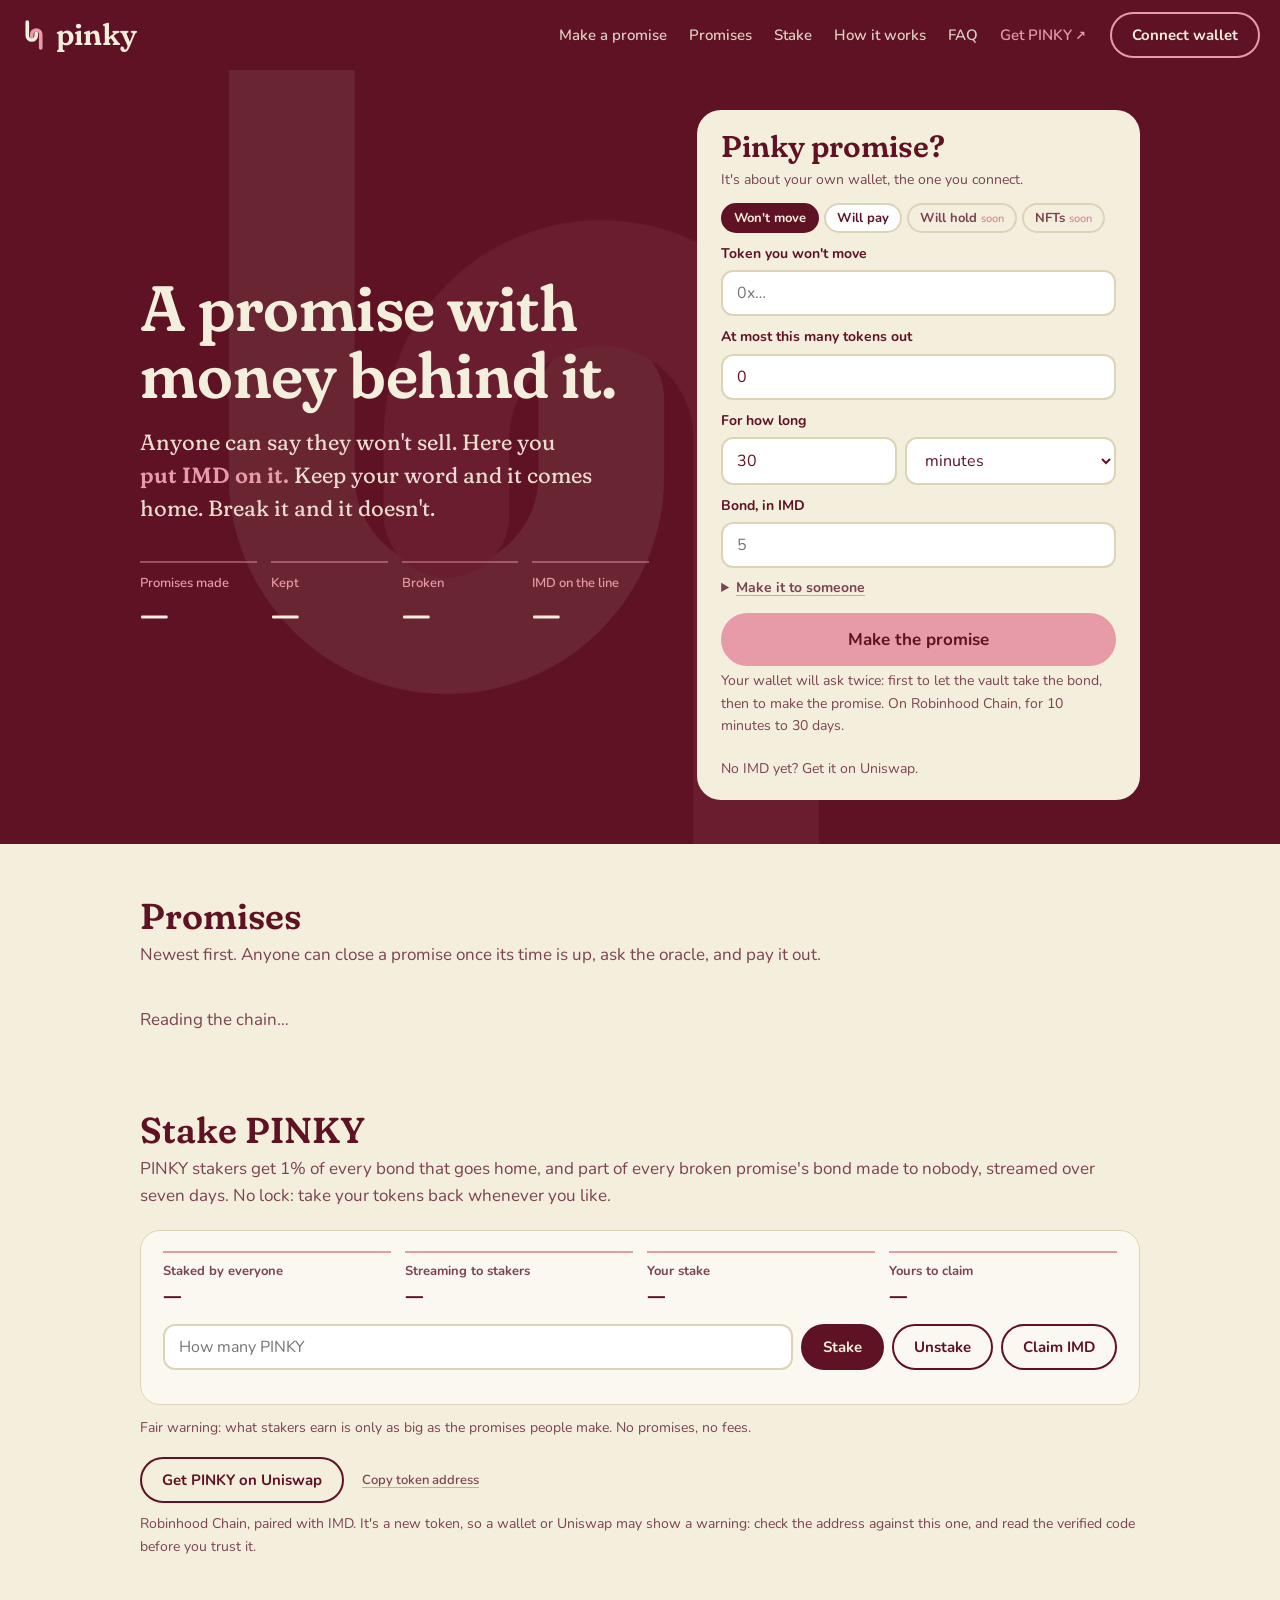
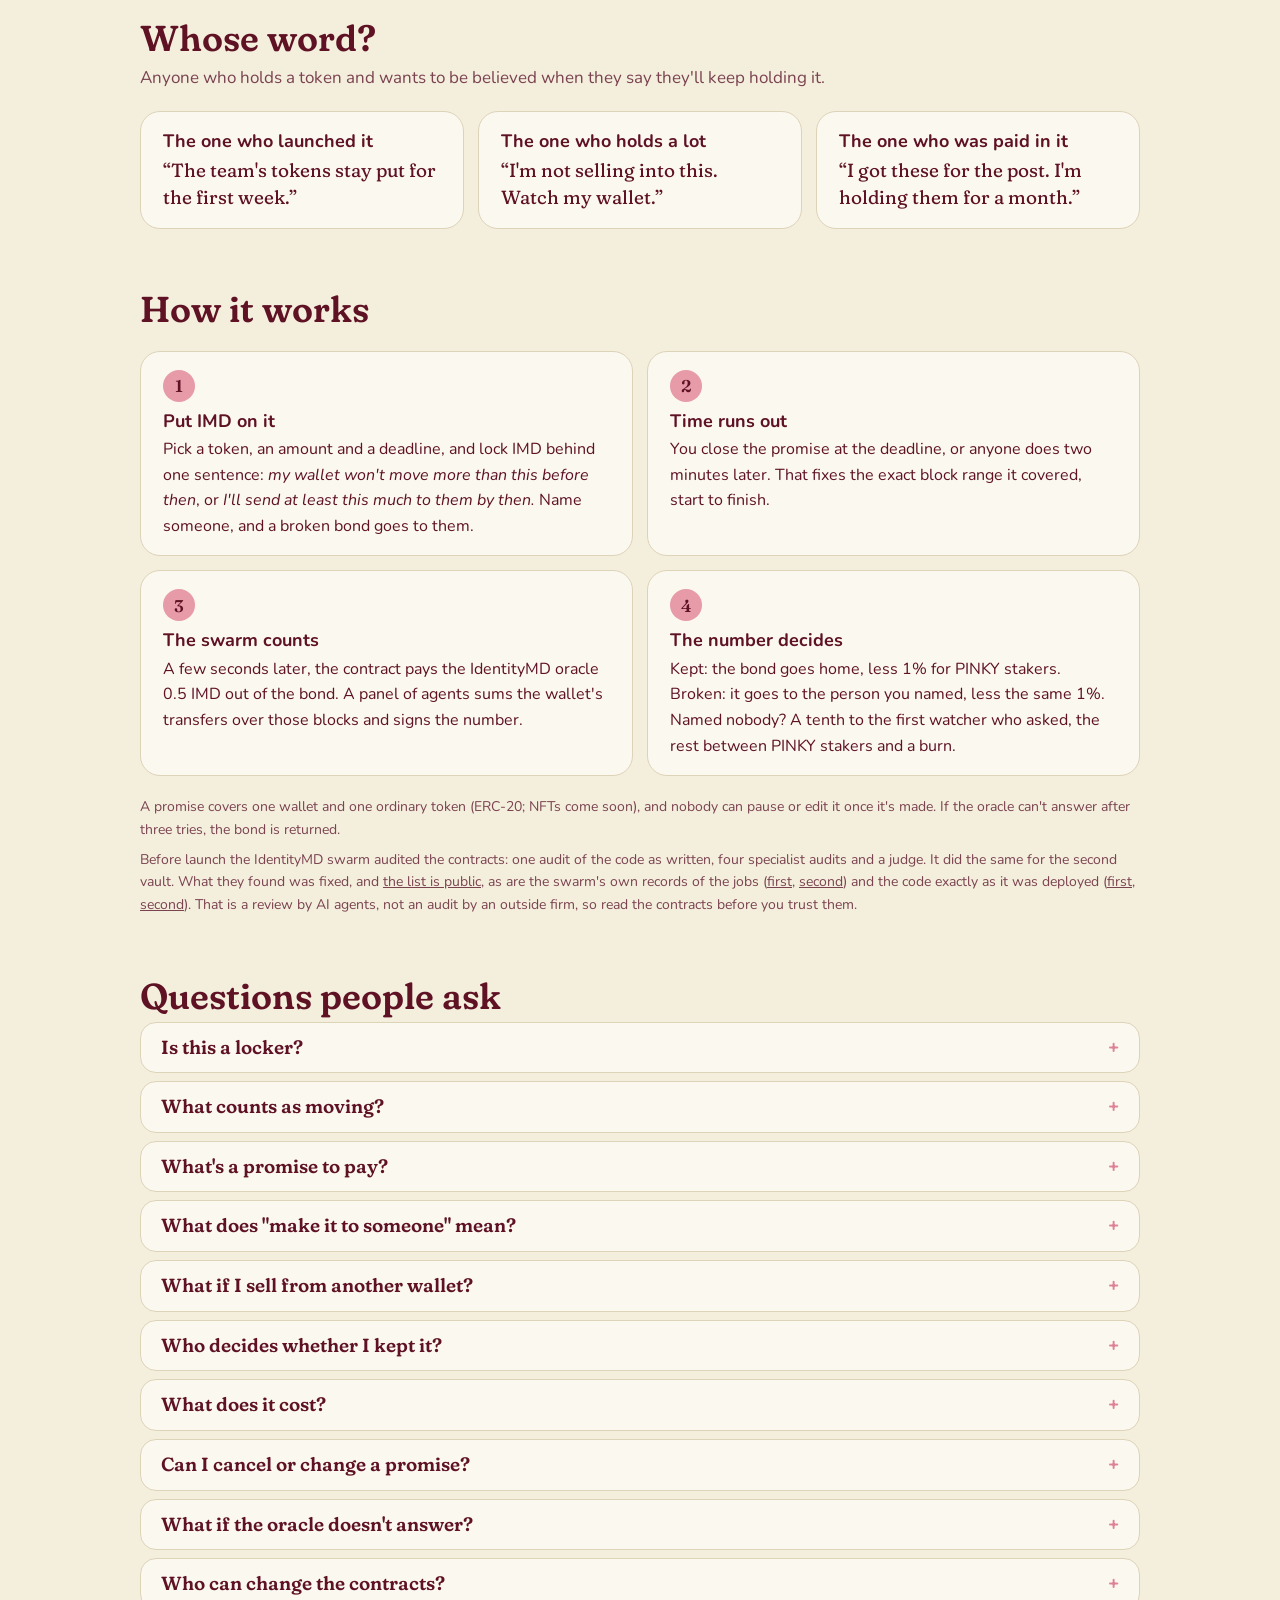
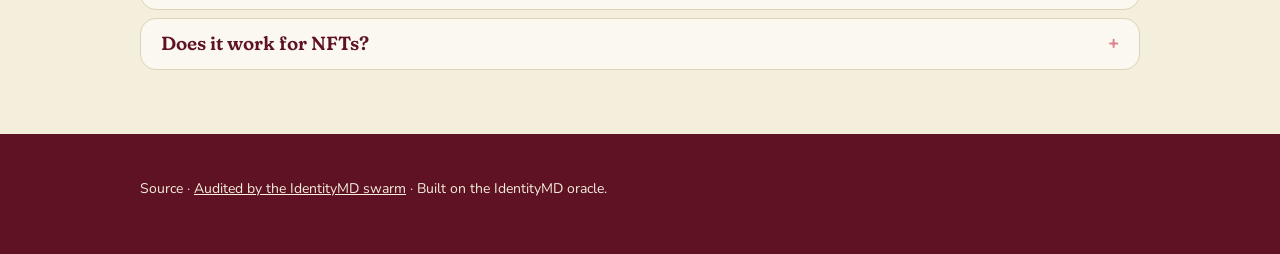
<file: site/index.html>
<!doctype html>
<html lang="en">
<head>
<meta charset="utf-8">
<meta name="viewport" content="width=device-width, initial-scale=1">
<title>Pinky — a promise with money behind it</title>
<meta name="description" content="Say you won&#39;t sell, and put IMD on it. Pinky holds the bond until the IdentityMD oracle says you kept your word.">
<link rel="canonical" href="https://pinkybond.fun/">
<meta property="og:type" content="website">
<meta property="og:url" content="https://pinkybond.fun/">
<meta property="og:title" content="Pinky — a promise with money behind it">
<meta property="og:description" content="Say you won&#39;t sell, and put IMD on it. Pinky holds the bond until the IdentityMD oracle says you kept your word.">
<meta property="og:image" content="https://pinkybond.fun/og.png">
<meta name="twitter:card" content="summary_large_image">
<meta name="theme-color" content="#5E1224">
<link rel="icon" href="mark.svg" type="image/svg+xml">
<link rel="preconnect" href="https://fonts.googleapis.com">
<link rel="preconnect" href="https://fonts.gstatic.com" crossorigin>
<link rel="stylesheet" href="https://fonts.googleapis.com/css2?family=Fraunces:ital,opsz,wght,SOFT,WONK@0,9..144,400..700,100,1;1,9..144,400..700,100,1&family=Nunito:wght@400;600;700&display=swap">
<link rel="stylesheet" href="style.css">
</head>
<body>
<header class="top">
  <a class="brand" href="#">
    <svg viewBox="40 30 100 120" aria-hidden="true"><g fill="none" stroke-width="13" stroke-linecap="round"><path d="M66 44 V92 A16 16 0 0 0 98 92 V84" style="stroke:var(--ivory)"/><path d="M114 136 V88 A16 16 0 0 0 82 88 V96" style="stroke:var(--pink)"/></g></svg>
    <span>pinky</span>
  </a>
  <nav>
    <a href="#make">Make a promise</a>
    <a href="#board">Promises</a>
    <a href="#stake">Stake</a>
    <a href="#how">How it works</a>
    <a href="#faq">FAQ</a>
    <a id="buyTop" class="nav-get" target="_blank" rel="noopener">Get PINKY</a>
  </nav>
  <button id="connect" class="btn ghost">Connect wallet</button>
</header>

<section class="hero">
  <div class="hero-bg" aria-hidden="true"><svg class="hero-hooks" viewBox="40 30 100 120"><g fill="none" stroke-width="13" stroke-linecap="round"><path class="h1" d="M66 44 V92 A16 16 0 0 0 98 92 V84"/><path class="h2" d="M114 136 V88 A16 16 0 0 0 82 88 V96"/></g></svg></div>
  <div class="wrap hero-grid">
    <div class="pitch">
      <h1>A promise with money behind it.</h1>
      <p class="lede">Anyone can say they won't sell. Here you <mark>put IMD on it.</mark> Keep your word and it comes home. Break it and it doesn't.</p>
      <dl class="stats" id="stats">
        <div><dt>Promises made</dt><dd data-stat="made">—</dd></div>
        <div><dt>Kept</dt><dd data-stat="kept">—</dd></div>
        <div><dt>Broken</dt><dd data-stat="broken">—</dd></div>
        <div><dt>IMD on the line</dt><dd data-stat="locked">—</dd></div>
      </dl>
    </div>

    <form id="form" class="form">
      <h2 id="make">Pinky promise?</h2>
      <p class="fine">It's about your own wallet, the one you connect.</p>
      <div class="kinds" role="radiogroup" aria-label="What you promise">
        <label><input type="radio" name="kind" value="0" checked><span>Won't move</span></label>
        <label><input type="radio" name="kind" value="1"><span>Will pay</span></label>
        <label class="soon" title="Coming once the oracle has answered one"><input type="radio" name="kind" value="2" disabled><span>Will hold <i>soon</i></span></label>
        <label class="soon" title="Coming once the oracle has answered one"><input type="radio" name="kind" value="3" disabled><span>NFTs <i>soon</i></span></label>
      </div>
      <label><span id="tokenLabel">Token you won't move</span><input name="token" placeholder="0x…" autocomplete="off" required></label>
      <label id="toField" hidden>Who you'll pay<input name="target" placeholder="0x…" autocomplete="off"></label>
      <label><span id="amountLabel">At most this many tokens out</span><input name="maxOut" inputmode="decimal" placeholder="0" value="0" required></label>
      <label>For how long
        <span class="row"><input name="duration" inputmode="numeric" value="30" required><select name="unit"><option value="60">minutes</option><option value="3600">hours</option><option value="86400">days</option></select></span>
      </label>
      <label>Bond, in IMD<input name="bond" inputmode="decimal" placeholder="5" required></label>
      <details class="to-someone" id="toSomeone">
        <summary>Make it to someone</summary>
        <label>If I break it, the bond goes to<input name="beneficiary" placeholder="0x…" autocomplete="off"></label>
        <p class="fine" id="toSomeoneHint">Leave it empty and a broken bond is split: a tenth to whoever asks first, the rest between PINKY stakers and a burn.</p>
      </details>
      <div class="sum" id="formSum" aria-live="polite"></div>
      <button class="btn pink" id="submit" type="submit">Make the promise</button>
      <p class="fine">Your wallet will ask twice: first to let the vault take the bond, then to make the promise. On Robinhood Chain, for 10 minutes to 30 days.</p>
      <p class="fine" id="needImd">No IMD yet? <a id="getImd" target="_blank" rel="noopener">Get it on Uniswap</a>.</p>
      <p id="formMsg" class="msg"></p>
    </form>
  </div>
</section>

<main class="wrap">
  <p id="notice" class="notice" hidden></p>

  <section id="board">
    <h2>Promises</h2>
    <p class="sub">Newest first. Anyone can close a promise once its time is up, ask the oracle, and pay it out. <a id="minePromises" href="#" hidden>Show only mine</a></p>
    <p id="walletView" class="wallet-view" hidden></p>
    <div id="cards" class="cards"><p class="empty">Reading the chain…</p></div>
  </section>

  <section id="stake">
    <h2>Stake PINKY</h2>
    <p class="sub">PINKY stakers get 1% of every bond that goes home, and part of every broken promise's bond made to nobody, streamed over seven days. No lock: take your tokens back whenever you like.</p>
    <div class="pool">
      <dl class="pool-stats">
        <div><dt>Staked by everyone</dt><dd id="poolTotal">—</dd></div>
        <div><dt>Streaming to stakers</dt><dd id="poolStream">—</dd></div>
        <div><dt>Your stake</dt><dd id="myStake">—</dd></div>
        <div><dt>Yours to claim</dt><dd id="myEarned">—</dd></div>
      </dl>
      <p id="stakeWarn" class="warn" hidden></p>
      <div class="pool-actions">
        <input id="stakeAmount" inputmode="decimal" placeholder="How many PINKY" autocomplete="off" aria-label="How many PINKY">
        <button class="btn" id="stakeBtn" type="button">Stake</button>
        <button class="btn light" id="unstakeBtn" type="button">Unstake</button>
        <button class="btn light" id="claimBtn" type="button">Claim IMD</button>
      </div>
      <p class="fine" id="poolHint"></p>
      <p class="fine" id="feesLine" hidden>Fees waiting for stakers: <b id="feesWaiting">—</b>. <button class="share" id="sendFees" type="button">Send them to stakers</button></p>
      <p id="poolMsg" class="msg"></p>
    </div>
    <p class="fine">Fair warning: what stakers earn is only as big as the promises people make. No promises, no fees.</p>
    <div class="get">
      <a class="btn light" id="buy" target="_blank" rel="noopener">Get PINKY on Uniswap</a>
      <button class="share" id="copyToken" type="button">Copy token address</button>
      <p class="fine">Robinhood Chain, paired with IMD. It's a new token, so a wallet or Uniswap may show a warning: check the address against this one, and <a id="verified" target="_blank" rel="noopener">read the verified code</a> before you trust it.</p>
    </div>
  </section>

  <section id="who">
    <h2>Whose word?</h2>
    <p class="sub">Anyone who holds a token and wants to be believed when they say they'll keep holding it.</p>
    <ul class="who-list">
      <li><h3>The one who launched it</h3><p><em>“The team's tokens stay put for the first week.”</em></p></li>
      <li><h3>The one who holds a lot</h3><p><em>“I'm not selling into this. Watch my wallet.”</em></p></li>
      <li><h3>The one who was paid in it</h3><p><em>“I got these for the post. I'm holding them for a month.”</em></p></li>
    </ul>
  </section>

  <section id="how">
    <h2>How it works</h2>
    <ol class="steps">
      <li><h3>Put IMD on it</h3><p>Pick a token, an amount and a deadline, and lock IMD behind one sentence: <em>my wallet won't move more than this before then</em>, or <em>I'll send at least this much to them by then.</em> Name someone, and a broken bond goes to them.</p></li>
      <li><h3>Time runs out</h3><p>You close the promise at the deadline, or anyone does two minutes later. That fixes the exact block range it covered, start to finish.</p></li>
      <li><h3>The swarm counts</h3><p>A few seconds later, the contract pays the IdentityMD oracle 0.5 IMD out of the bond. A panel of agents sums the wallet's transfers over those blocks and signs the number.</p></li>
      <li><h3>The number decides</h3><p>Kept: the bond goes home, less 1% for PINKY stakers. Broken: it goes to the person you named, less the same 1%. Named nobody? A tenth to the first watcher who asked, the rest between PINKY stakers and a burn.</p></li>
    </ol>
    <p class="fine">A promise covers one wallet and one ordinary token (ERC-20; NFTs come soon), and nobody can pause or edit it once it's made. If the oracle can't answer after three tries, the bond is returned.</p>
    <p class="fine">Before launch the IdentityMD swarm audited the contracts: one audit of the code as written, four specialist audits and a judge. It did the same for the second vault. What they found was fixed, and <a href="https://github.com/hexysdev/pinky/blob/main/ADAPTATION.md" target="_blank" rel="noopener">the list is public</a>, as are the swarm's own records of the jobs (<a href="https://api.imd.fun/jobs/13613dc2-172f-4b34-b1a6-17de4f20f4df" target="_blank" rel="noopener">first</a>, <a href="https://api.imd.fun/jobs/20495dfc-416c-4eed-9379-051636eed003" target="_blank" rel="noopener">second</a>) and the code exactly as it was deployed (<a href="https://github.com/identity-md-launches/launch-1166-pinkystaking-pinkyvault" target="_blank" rel="noopener">first</a>, <a href="https://github.com/identity-md-launches/launch-1840-pinkyvaultv2" target="_blank" rel="noopener">second</a>). That is a review by AI agents, not an audit by an outside firm, so read the contracts before you trust them.</p>
  </section>

  <section id="faq">
    <h2>Questions people ask</h2>
    <div class="faq">
      <details><summary>Is this a locker?</summary><p>No. A locker takes your tokens away. Pinky never touches them: they stay in your wallet and you can sell any minute. What you lock is IMD, and selling costs you that.</p></details>
      <details><summary>What counts as moving?</summary><p>Every transfer of that token out of the wallet: a sale, a send to your other wallet, a deposit into staking or a pool. Tokens coming in don't count.</p></details>
      <details><summary>What's a promise to pay?</summary><p>A promise the other way round: <em>I'll send at least this much of this token to this address by then.</em> The oracle sums what actually reached them from your wallet. Short of it, and the bond goes to them instead. Good for a deal: a payment you owe, tokens you said you'd hand out, a buyback you announced.</p></details>
      <details><summary>What does "make it to someone" mean?</summary><p>You name an address. If you break your word, your bond goes to them, less 1%, instead of being split between a watcher, stakers and a burn. A promise to pay is made to the person you pay unless you name someone else.</p></details>
      <details><summary>What if I sell from another wallet?</summary><p>Then the promise doesn't see it. A promise covers one wallet, the one that made it. That's why the board says whose wallet it is and how much it holds.</p></details>
      <details><summary>Who decides whether I kept it?</summary><p>The IdentityMD oracle. A panel of agents sums every transfer out of the wallet over the exact blocks the promise covered, and the contract only accepts a number the oracle has signed. Nobody here can overrule it.</p></details>
      <details><summary>What does it cost?</summary><p>One oracle question, 0.5 IMD, taken from the bond when someone asks, and 1% of what's left when it goes home, which goes to PINKY stakers. Plus gas on Robinhood Chain for your signatures.</p></details>
      <details><summary>Can I cancel or change a promise?</summary><p>No. Not you, not us. Once it's made, it runs until the deadline, and it keeps counting until someone closes it, so close it yourself when the time is up: you can from the very second, everyone else two minutes later.</p></details>
      <details><summary>What if the oracle doesn't answer?</summary><p>If the panel can't agree, the oracle says so and anyone can ask again right away. If it just stays quiet, anyone can ask again after a day. Three tries in all; after that, or a week after closing, the rest of the bond goes back to you.</p></details>
      <details><summary>Who can change the contracts?</summary><p>Nobody can change the code. The vault's owner can point it at another oracle signer or Intake, which is a real trust point: the owner is <span class="mono">0x89d6…f8ef</span>, the team's wallet. In the second vault any such change is announced on chain and takes effect only after seven days. Staking has no owner at all.</p></details>
      <details><summary>Does it work for NFTs?</summary><p>Soon. The second vault already knows how to count NFT transfers and to check what a wallet holds at the deadline. We're switching those on once the oracle has answered one of each for real. Until then the form refuses an NFT address, so nobody gets a promise that can't be judged.</p></details>
    </div>
  </section>
</main>

<footer class="foot">
  <div class="wrap">
    <dl id="addresses"></dl>
    <p><a id="gh" target="_blank" rel="noopener">Source</a><span id="xl" hidden> · <a target="_blank" rel="noopener"></a></span> · <a href="https://github.com/hexysdev/pinky/blob/main/ADAPTATION.md" target="_blank" rel="noopener">Audited by the IdentityMD swarm</a> · Built on the IdentityMD oracle.</p>
  </div>
</footer>

<dialog id="wallets" class="wallets">
  <h2 id="walletsTitle">Which wallet?</h2>
  <div id="walletList" class="wallet-list"></div>
  <form method="dialog" class="wallets-foot">
    <button class="btn light small" value="cancel">Cancel</button>
    <button class="btn small" id="walletOff" type="button" hidden>Disconnect</button>
  </form>
</dialog>

<script type="module" src="app.js"></script>
</body>
</html>
</file>
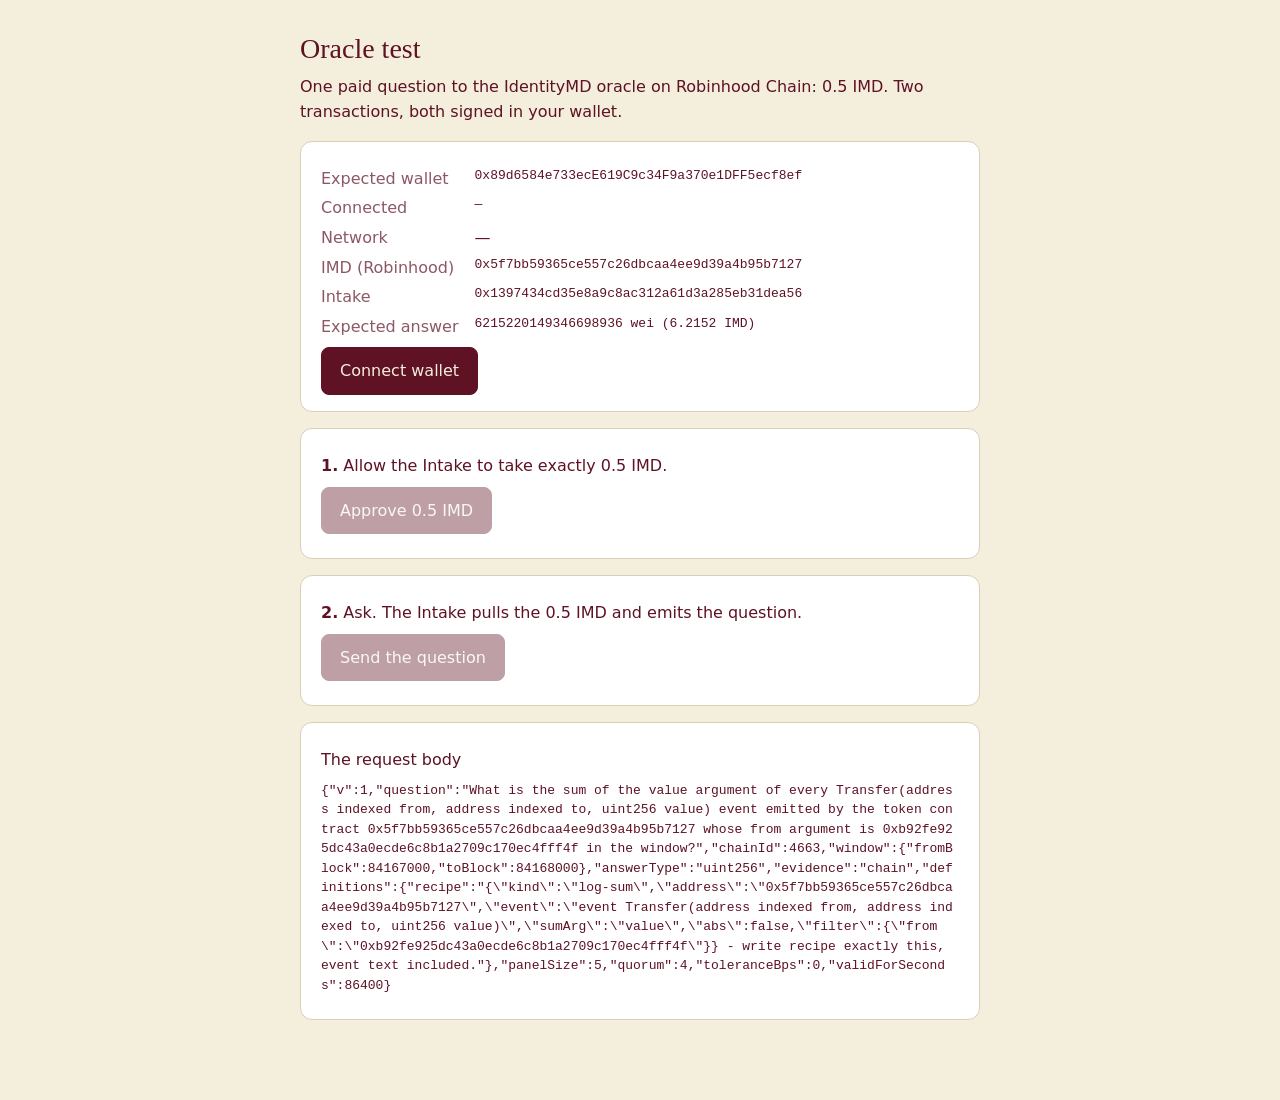
<file: tools/oracle-test.html>
<!doctype html>
<html lang="en">
<head>
<meta charset="utf-8">
<meta name="viewport" content="width=device-width, initial-scale=1">
<title>Pinky · oracle test</title>
<style>
  :root { --wine:#5E1224; --ivory:#F4EEDD; --pink:#E79AA8; }
  body { margin:0; background:var(--ivory); color:var(--wine); font:16px/1.6 system-ui, sans-serif; }
  main { max-width:680px; margin:0 auto; padding:32px 16px 64px; }
  h1 { font:500 28px/1.2 Georgia, serif; margin:0 0 4px; }
  p { margin:8px 0; }
  .card { background:#fff; border:1px solid #D9CFB4; border-radius:12px; padding:16px 20px; margin:16px 0; }
  button { font:inherit; padding:10px 18px; border-radius:8px; border:1px solid var(--wine); background:var(--wine); color:var(--ivory); cursor:pointer; }
  button[disabled] { opacity:.4; cursor:default; }
  code, .mono { font:13px/1.5 ui-monospace, Consolas, monospace; word-break:break-all; }
  dl { display:grid; grid-template-columns:max-content 1fr; gap:4px 16px; margin:8px 0; }
  dt { opacity:.7; } dd { margin:0; }
  .ok { color:#1d6b3a; } .bad { color:#a11; }
  #log { white-space:pre-wrap; }
</style>
</head>
<body>
<main>
  <h1 id="title">Oracle test</h1>
  <p id="intro">One paid question to the IdentityMD oracle on Robinhood Chain: 0.5 IMD. Two transactions, both signed in your wallet.</p>

  <div class="card">
    <dl>
      <dt>Expected wallet</dt><dd class="mono" id="expFrom"></dd>
      <dt>Connected</dt><dd class="mono" id="acct">—</dd>
      <dt>Network</dt><dd id="net">—</dd>
      <dt>IMD (Robinhood)</dt><dd class="mono" id="imd"></dd>
      <dt>Intake</dt><dd class="mono" id="intake"></dd>
      <dt id="expTitle">Expected answer</dt><dd class="mono" id="exp"></dd>
    </dl>
    <button id="connect">Connect wallet</button>
  </div>

  <div class="card">
    <p><b>1.</b> Allow the Intake to take exactly 0.5 IMD.</p>
    <button id="approve" disabled>Approve 0.5 IMD</button>
    <p class="mono" id="approveTx"></p>
  </div>

  <div class="card">
    <p><b>2.</b> <span id="stepAsk">Ask. The Intake pulls the 0.5 IMD and emits the question.</span></p>
    <button id="ask" disabled>Send the question</button>
    <p class="mono" id="askTx"></p>
    <p id="follow"></p>
  </div>

  <div class="card">
    <p>The request body</p>
    <p class="mono" id="body"></p>
  </div>

  <p id="log"></p>
</main>
<script>
const $ = (id) => document.getElementById(id);
const CHAIN_HEX = '0x1237'; // 4663
let cfg, account;

const log = (text, cls = '') => { $('log').textContent = text; $('log').className = cls; };

async function waitReceipt(hash) {
  for (let i = 0; i < 120; i++) {
    const r = await ethereum.request({ method: 'eth_getTransactionReceipt', params: [hash] });
    if (r) return r;
    await new Promise((ok) => setTimeout(ok, 1500));
  }
  throw new Error('No receipt after three minutes. Check the hash in the explorer.');
}

async function allowance() {
  const data = '0xdd62ed3e' + account.slice(2).padStart(64, '0') + cfg.intake.slice(2).padStart(64, '0');
  return BigInt(await ethereum.request({ method: 'eth_call', params: [{ to: cfg.imd, data }, 'latest'] }));
}

async function refresh() {
  const chain = await ethereum.request({ method: 'eth_chainId' });
  const rightChain = chain === CHAIN_HEX;
  const rightAccount = account && account.toLowerCase() === cfg.from.toLowerCase();
  $('acct').textContent = account || '—';
  $('acct').className = 'mono ' + (rightAccount ? 'ok' : 'bad');
  $('net').textContent = rightChain ? 'Robinhood Chain (4663)' : `Wrong network (${parseInt(chain, 16)}) — switch to 4663`;
  $('net').className = rightChain ? 'ok' : 'bad';
  const ready = rightChain && rightAccount;
  const allowed = ready ? await allowance() : 0n;
  $('approve').disabled = !ready || allowed >= 500000000000000000n;
  $('ask').disabled = !ready || allowed < 500000000000000000n;
  if (ready && allowed >= 500000000000000000n) $('approveTx').textContent ||= 'Allowance is in place.';
}

$('connect').onclick = async () => {
  try {
    if (!window.ethereum) throw new Error('No wallet found in this browser.');
    [account] = await ethereum.request({ method: 'eth_requestAccounts' });
    try { await ethereum.request({ method: 'wallet_switchEthereumChain', params: [{ chainId: CHAIN_HEX }] }); } catch (e) { /* shown by refresh */ }
    ethereum.on('chainChanged', refresh);
    ethereum.on('accountsChanged', (a) => { account = a[0]; refresh(); });
    await refresh();
    log('');
  } catch (e) { log(e.message, 'bad'); }
};

$('approve').onclick = async () => {
  try {
    $('approve').disabled = true;
    const hash = await ethereum.request({ method: 'eth_sendTransaction', params: [{ from: account, to: cfg.imd, data: cfg.approve }] });
    $('approveTx').textContent = hash + ' — waiting…';
    const r = await waitReceipt(hash);
    $('approveTx').textContent = hash + (r.status === '0x1' ? ' — confirmed' : ' — REVERTED');
    await refresh();
  } catch (e) { log(e.message, 'bad'); await refresh(); }
};

$('ask').onclick = async () => {
  try {
    $('ask').disabled = true;
    const hash = await ethereum.request({ method: 'eth_sendTransaction', params: [{ from: account, to: cfg.intake, data: cfg.request }] });
    $('askTx').textContent = hash + ' — waiting…';
    const r = await waitReceipt(hash);
    $('askTx').textContent = hash + (r.status === '0x1' ? ' — confirmed' : ' — REVERTED');
    if (r.status === '0x1') {
      const url = 'https://api.imd.fun/intake/4663/' + hash;
      $('follow').innerHTML = 'Follow it: <a class="mono" target="_blank" rel="noopener"></a>';
      $('follow').querySelector('a').href = url;
      $('follow').querySelector('a').textContent = url;
    }
  } catch (e) { log(e.message, 'bad'); await refresh(); }
};

// ?c=oracle-test2.calldata.json picks another prepared question; the first test is the default.
const file = new URLSearchParams(location.search).get('c') || 'oracle-test.calldata.json';
if (!/^[\w.-]+\.calldata\.json$/.test(file)) throw new Error('Not a calldata file: ' + file);
fetch(file).then((r) => r.json()).then((c) => {
  cfg = c;
  $('expFrom').textContent = c.from;
  $('imd').textContent = c.imd;
  $('intake').textContent = c.intake;
  $('exp').textContent = c.expectedLabel || c.expectedSumWei + ' wei (6.2152 IMD)';
  $('body').textContent = c.body;
  if (c.title) { $('title').textContent = c.title; document.title = 'Pinky · ' + c.title; }
  if (c.intro) $('intro').textContent = c.intro;
  if (c.expectedTitle) $('expTitle').textContent = c.expectedTitle;
  if (c.stepAsk) $('stepAsk').textContent = c.stepAsk;
  if (c.buttonAsk) $('ask').textContent = c.buttonAsk;
}).catch((e) => log('Could not load the calldata: ' + e.message, 'bad'));
</script>
</body>
</html>
</file>
<file: site/style.css>
:root {
  --wine: #5E1224;
  --wine-deep: #4A0D1C;
  --ivory: #F4EEDD;
  --paper: #FBF8EF;
  --pink: #E79AA8;
  --pink-deep: #DC8395;
  --line: #DDD3B8;
  --ink-soft: #7A4350;
  --display: 'Fraunces', Georgia, serif;
  --sans: 'Nunito', system-ui, -apple-system, 'Segoe UI', sans-serif;
  --mono: ui-monospace, 'Cascadia Mono', Consolas, monospace;
}

* { box-sizing: border-box; }
html { scroll-behavior: smooth; scroll-padding-top: 76px; }
body { margin: 0; background: var(--ivory); color: var(--wine); font: 17px/1.6 var(--sans); }
a { color: inherit; }
.wrap { max-width: 1040px; margin: 0 auto; padding: 0 20px; }

h1, h2, .brand, .stats dd, .card p.say { font-family: var(--display); font-variation-settings: 'SOFT' 100, 'WONK' 1; }

.top { position: sticky; top: 0; z-index: 5; display: flex; align-items: center; gap: 24px; padding: 12px 20px; background: var(--wine); color: var(--ivory); }
.brand { display: flex; align-items: center; gap: 8px; text-decoration: none; font-size: 30px; font-weight: 600; line-height: 1; }
.brand svg { width: 28px; height: 34px; }
.top nav { display: flex; gap: 22px; margin-left: auto; font-size: 15px; font-weight: 600; }
.top nav a { text-decoration: none; opacity: .85; }
.top nav a:hover { opacity: 1; text-decoration: underline; text-decoration-color: var(--pink); }

.btn { font: 700 15px var(--sans); padding: 11px 20px; border-radius: 999px; border: 2px solid var(--wine); background: var(--wine); color: var(--ivory); cursor: pointer; transition: transform .12s ease, background .12s ease; }
.btn:hover { background: var(--wine-deep); transform: translateY(-1px); }
.btn:active { transform: translateY(0); }
.btn[disabled] { opacity: .45; cursor: default; transform: none; }
.btn.ghost { background: transparent; border-color: var(--pink); color: var(--ivory); }
.btn.ghost:hover { background: rgba(231, 154, 168, .15); }
.btn.pink { background: var(--pink); border-color: var(--pink); color: var(--wine); }
.btn.pink:hover { background: var(--pink-deep); border-color: var(--pink-deep); }
.btn.small { padding: 6px 14px; font-size: 14px; }
.btn.light { background: transparent; color: var(--wine); }
.btn.light:hover { background: var(--ivory); }

.hero { position: relative; background: var(--wine); color: var(--ivory); padding: 56px 0 56px; }
.hero-grid { position: relative; }
/* The oversized mark is clipped by its own box, not by the hero: a hero with hidden overflow
   becomes a scroll container, and a link to the form inside it scrolls the hero itself. */
.hero-bg { position: absolute; inset: 0; overflow: hidden; overflow: clip; pointer-events: none; }

/* Two hooked pinkies behind the headline: they find each other once, then breathe. */
.hero-hooks { position: absolute; left: 50%; top: 50%; height: 150%; transform: translate(-62%, -50%); opacity: .09; pointer-events: none; overflow: visible; }
.hero-hooks .h1 { stroke: var(--ivory); animation: hook-in-1 1.6s cubic-bezier(.2, .9, .25, 1.15) both, breathe-1 7s ease-in-out 1.6s infinite; }
.hero-hooks .h2 { stroke: var(--pink); animation: hook-in-2 1.6s cubic-bezier(.2, .9, .25, 1.15) both, breathe-2 7s ease-in-out 1.6s infinite; }
.hero-hooks.squeeze { animation: squeeze .7s ease; }
@keyframes hook-in-1 { from { transform: translate(-34px, -30px); opacity: 0; } to { transform: none; opacity: 1; } }
@keyframes hook-in-2 { from { transform: translate(34px, 30px); opacity: 0; } to { transform: none; opacity: 1; } }
@keyframes breathe-1 { 50% { transform: translate(-1.6px, -2.2px); } }
@keyframes breathe-2 { 50% { transform: translate(1.6px, 2.2px); } }
@keyframes squeeze { 35% { transform: translate(-62%, -50%) scale(.94); opacity: .3; } }
.hero-grid { display: grid; grid-template-columns: minmax(0, 1.15fr) minmax(0, 1fr); gap: 48px; align-items: center; }
.hero h1 { font-size: clamp(40px, 5.6vw, 64px); font-weight: 600; line-height: 1.04; letter-spacing: -.01em; margin: 0 0 18px; }
.lede { font: 400 22px/1.5 var(--display); font-variation-settings: 'SOFT' 100, 'WONK' 0; max-width: 36ch; margin: 0 0 36px; color: #EBDCD0; }
.lede mark { background: none; color: var(--pink); font-weight: 600; white-space: nowrap; }
.stats { display: grid; grid-template-columns: repeat(4, minmax(0, 1fr)); gap: 14px; margin: 0; }
.stats div { border-top: 2px solid rgba(231, 154, 168, .45); padding-top: 10px; }
.stats dt { font-size: 13px; font-weight: 600; color: var(--pink); }
.stats dd { margin: 0; font-size: 34px; font-weight: 600; line-height: 1.2; }

.form { display: grid; gap: 12px; background: var(--ivory); color: var(--wine); border-radius: 24px; padding: 24px 24px 20px; }
.form h2 { font-size: 30px; margin: 0; }
.form > .fine { margin: -6px 0 2px; }
.form label { display: grid; gap: 5px; font-size: 14px; font-weight: 700; }
.form input, .form select { font: 16px var(--sans); padding: 10px 14px; border: 2px solid var(--line); border-radius: 12px; background: #fff; color: var(--wine); min-width: 0; width: 100%; }
.form input:focus, .form select:focus { outline: none; border-color: var(--pink); }
.form .row { display: grid; grid-template-columns: minmax(0, 1fr) minmax(0, 1.2fr); gap: 8px; }
.sum { padding: 10px 14px; border-radius: 12px; background: #EDE3CD; font-size: 14px; line-height: 1.5; }
.sum:empty { display: none; }
.sum b { font-weight: 700; }
.sum p { margin: 0; }
.sum p + p { margin-top: 6px; }
.sum-say { font: 500 17px/1.35 var(--display); font-variation-settings: 'SOFT' 100, 'WONK' 0; }
.form button { margin-top: 6px; font-size: 17px; padding: 13px 20px; }
.msg { font-size: 15px; margin: 0; }
.msg:empty { display: none; }
.msg.bad { color: #A01225; }

main section { padding: 52px 0 8px; }
h2 { font-size: 36px; font-weight: 600; line-height: 1.15; margin: 0 0 4px; }
h3 { font: 700 18px/1.3 var(--sans); margin: 0 0 4px; }
.sub { margin: 0 0 20px; color: var(--ink-soft); }
.fine { font-size: 14px; color: var(--ink-soft); margin: 0; }
.notice { margin: 28px 0 0; padding: 12px 18px; border: 2px dashed var(--pink); border-radius: 16px; font-size: 15px; }

.cards { display: grid; gap: 14px; }
.card { background: var(--paper); border: 1px solid var(--line); border-radius: 20px; padding: 18px 22px; display: grid; gap: 10px; }
.card-head { display: flex; align-items: baseline; gap: 12px; flex-wrap: wrap; }
.card-head .id { font: 14px var(--mono); color: var(--ink-soft); }
.card p.say { margin: 0; font-size: 23px; font-weight: 500; line-height: 1.35; }
.card .who { font: 600 .78em var(--mono); letter-spacing: -.01em; }
.card .who a { text-decoration-color: var(--pink); }
.card .meta { display: flex; flex-wrap: wrap; gap: 6px 20px; font-size: 14px; color: var(--ink-soft); }
.card .meta b { color: var(--wine); font-weight: 700; }
.card .cover { margin: 0; padding: 8px 12px; background: #F3EAD6; border-radius: 10px; font-size: 14px; color: var(--ink-soft); }
.card .cover b { color: var(--wine); }
.card .actions { display: flex; gap: 10px; flex-wrap: wrap; align-items: center; }
.empty { color: var(--ink-soft); }
.card .actions .fine b { color: var(--wine); font-variant-numeric: tabular-nums; }

/* How much of the term is gone. */
.term { height: 6px; border-radius: 999px; background: var(--line); overflow: hidden; }
.term i { display: block; height: 100%; width: 0; border-radius: 999px; background: var(--pink); transition: width 1s linear; }

/* The mark on each card: hooked while the promise holds, pulled apart when it breaks. */
.hooks { width: 20px; height: 24px; margin-left: 12px; align-self: center; overflow: visible; }
.share { margin-left: auto; padding: 2px 0; border: 0; background: none; color: var(--ink-soft); font: 600 13px var(--sans); text-decoration: underline; text-decoration-color: var(--pink); text-underline-offset: 3px; cursor: pointer; }
.share:hover, .share:focus-visible { color: var(--wine); outline: none; }
/* The promise a link pointed at. */
.card.linked { border-color: var(--pink-deep); box-shadow: 0 0 0 3px var(--pink); }
.card { scroll-margin-top: 90px; }
.shares { display: flex; gap: 14px; margin-left: auto; }
.shares .share { margin-left: 0; }
.wallet-view { margin: -8px 0 16px; padding: 10px 14px; border-radius: 12px; background: #EDE3CD; font-size: 15px; }
.wallet-view[hidden] { display: none; }
.wallet-view a { text-decoration-color: var(--pink); }
.sub a { text-decoration-color: var(--pink); }
.sub a[hidden], .fine[hidden] { display: none; }

.faq { display: grid; gap: 8px; }
.faq details { background: var(--paper); border: 1px solid var(--line); border-radius: 16px; padding: 12px 20px; }
.faq summary { cursor: pointer; font: 600 19px/1.35 var(--display); font-variation-settings: 'SOFT' 100, 'WONK' 0; list-style: none; }
.faq summary::-webkit-details-marker { display: none; }
.faq summary::after { content: '+'; float: right; color: var(--pink-deep); font-weight: 700; }
.faq details[open] summary::after { content: '2'; }
.faq p { margin: 8px 0 2px; font-size: 16px; }
.mono { font-family: var(--mono); font-size: .9em; }
.hooks .h1 { stroke: var(--wine); }
.hooks .h2 { stroke: var(--pink-deep); }
.hooks path { transition: transform .6s cubic-bezier(.3, 1.4, .5, 1); }
.hooks.apart .h1 { transform: translate(-14px, -6px) rotate(-14deg); transform-origin: 82px 80px; }
.hooks.apart .h2 { transform: translate(14px, 6px) rotate(-14deg); transform-origin: 98px 100px; stroke: var(--line); }
.hooks.idle path { stroke: var(--line); }

.dots { display: inline-flex; gap: 3px; margin: 0 6px 0 3px; vertical-align: 2px; }
.dots i { width: 5px; height: 5px; border-radius: 50%; background: var(--pink-deep); animation: dot 1.2s ease-in-out infinite; }
.dots i:nth-child(2) { animation-delay: .15s; }
.dots i:nth-child(3) { animation-delay: .3s; }
@keyframes dot { 0%, 60%, 100% { transform: none; opacity: .35; } 30% { transform: translateY(-4px); opacity: 1; } }

/* A verdict that just came in. */
.card.just-kept { animation: glow-kept 1.8s ease-out; }
.card.just-kept .badge { animation: pop .5s cubic-bezier(.3, 1.6, .5, 1); }
.card.just-broken { animation: shake .5s ease; }
.card.just-broken .hooks .h1 { animation: snap-1 .7s cubic-bezier(.3, 1.4, .5, 1) backwards; }
.card.just-broken .hooks .h2 { animation: snap-2 .7s cubic-bezier(.3, 1.4, .5, 1) backwards; }
@keyframes glow-kept { 0% { box-shadow: 0 0 0 0 rgba(231, 154, 168, .9); background: #FBE4E8; } 100% { box-shadow: 0 0 0 18px rgba(231, 154, 168, 0); background: var(--paper); } }
@keyframes pop { 0% { transform: scale(.6); } 100% { transform: none; } }
@keyframes shake { 20% { transform: translateX(-5px); } 40% { transform: translateX(5px); } 60% { transform: translateX(-3px); } 80% { transform: translateX(2px); } }
@keyframes snap-1 { from { transform: none; } }
@keyframes snap-2 { from { transform: none; stroke: var(--pink-deep); } }

@media (prefers-reduced-motion: reduce) {
  html { scroll-behavior: auto; }
  *, *::before, *::after { animation: none !important; transition: none !important; }
}

.badge { display: inline-block; padding: 3px 13px; border-radius: 999px; font-size: 13px; font-weight: 700; border: 2px solid var(--wine); }
.badge.kept { background: var(--pink); border-color: var(--pink); }
.badge.broken { background: var(--wine); color: var(--ivory); }
.badge.quiet { border-color: var(--line); color: var(--ink-soft); }

.pool { background: var(--paper); border: 1px solid var(--line); border-radius: 20px; padding: 20px 22px; display: grid; gap: 14px; margin-bottom: 12px; }
.pool-stats { display: grid; grid-template-columns: repeat(4, minmax(0, 1fr)); gap: 14px; margin: 0; }
.pool-stats div { border-top: 2px solid var(--pink); padding-top: 8px; }
.pool-stats dt { font-size: 13px; font-weight: 700; color: var(--ink-soft); }
.pool-stats dd { margin: 0; font: 600 22px/1.3 var(--display); font-variation-settings: 'SOFT' 100, 'WONK' 1; }
.pool-actions { display: flex; gap: 8px; flex-wrap: wrap; }
.pool-actions input { flex: 1 1 200px; min-width: 0; font: 16px var(--sans); padding: 10px 14px; border: 2px solid var(--line); border-radius: 12px; background: #fff; color: var(--wine); }
.pool-actions input:focus { outline: none; border-color: var(--pink); }
.warn { margin: 0; padding: 10px 14px; border-radius: 12px; background: var(--wine); color: var(--ivory); font-size: 15px; }

.who-list { list-style: none; padding: 0; margin: 0; display: grid; grid-template-columns: repeat(3, minmax(0, 1fr)); gap: 14px; }
.who-list li { background: var(--paper); border: 1px solid var(--line); border-radius: 20px; padding: 18px 22px; }
.who-list p { margin: 0; font: 400 19px/1.4 var(--display); font-variation-settings: 'SOFT' 100, 'WONK' 0; }
.who-list em { font-style: normal; }

.get { display: flex; flex-wrap: wrap; align-items: center; gap: 10px 18px; margin-top: 18px; }
.get .btn { text-decoration: none; }
.get .share { margin-left: 0; }
.get .fine { flex-basis: 100%; }

.steps { list-style: none; counter-reset: step; padding: 0; margin: 20px 0; display: grid; grid-template-columns: repeat(2, minmax(0, 1fr)); gap: 14px; }
.steps li { counter-increment: step; background: var(--paper); border: 1px solid var(--line); border-radius: 20px; padding: 18px 22px 16px; }
.steps li::before { content: counter(step); display: inline-grid; place-items: center; width: 32px; height: 32px; border-radius: 50%; background: var(--pink); font: 600 17px var(--display); margin-bottom: 8px; }
.steps p { margin: 0; font-size: 16px; }

.wallets { border: 0; border-radius: 24px; padding: 24px; width: min(360px, calc(100vw - 32px)); background: var(--ivory); color: var(--wine); }
.wallets::backdrop { background: rgba(74, 13, 28, .55); }
.wallets h2 { font-size: 28px; margin: 0 0 14px; }
.wallet-list { display: grid; gap: 8px; margin-bottom: 14px; }
.wallet-list:empty { display: none; }
.wallets-foot { display: flex; gap: 8px; flex-wrap: wrap; justify-content: space-between; }
.wallet { display: flex; align-items: center; gap: 12px; width: 100%; padding: 12px 14px; border: 2px solid var(--line); border-radius: 14px; background: #fff; color: var(--wine); font: 700 16px var(--sans); cursor: pointer; text-align: left; }
.wallet:hover, .wallet:focus-visible { border-color: var(--pink); outline: none; }
.wallet img, .wallet-initial { flex: none; width: 28px; height: 28px; border-radius: 8px; }
.wallet img { object-fit: contain; }
.wallet-initial { display: grid; place-items: center; background: var(--pink); font: 600 16px var(--display); }

.foot { margin-top: 56px; padding: 28px 0 40px; background: var(--wine); color: var(--ivory); font-size: 14px; }
.foot dl { display: grid; grid-template-columns: max-content minmax(0, 1fr); gap: 4px 16px; margin: 0 0 16px; }
.foot dt { color: var(--pink); font-weight: 600; }
.foot dd { margin: 0; font-family: var(--mono); word-break: break-all; }

@media (max-width: 860px) {
  .hero-grid { grid-template-columns: minmax(0, 1fr); gap: 28px; }
  /* One column: the form comes right after the pitch, the numbers after the form. */
  .pitch { display: contents; }
  .pitch h1 { margin-bottom: -10px; }
  .lede { margin-bottom: 0; }
  .form { order: 2; }
  .stats { order: 3; }
}
@media (max-width: 640px) {
  .top { gap: 12px; flex-wrap: wrap; }
  .top nav { order: 3; width: 100%; margin: 0; justify-content: space-between; gap: 12px; }
  .top .btn { margin-left: auto; }
  .hero { padding: 36px 0 36px; }
  .stats, .pool-stats { grid-template-columns: repeat(2, minmax(0, 1fr)); }
  .steps, .who-list { grid-template-columns: minmax(0, 1fr); }
  html { scroll-padding-top: 120px; }
}

.fine + .fine { margin-top: 8px; }
.get[hidden] { display: none; }
.top nav a.nav-get { opacity: 1; color: var(--pink); }
.top nav a.nav-get::after { content: ' \2197'; font-size: .85em; }
.top nav a[hidden] { display: none; }
@media (max-width: 640px) {
  .top nav { flex-wrap: wrap; justify-content: flex-start; gap: 6px 16px; }
}
.hero { padding-top: 40px; padding-bottom: 44px; }
.form { gap: 10px; padding: 20px 24px 18px; }

/* The kind of promise: a row of pills, the ones not switched on yet greyed out. */
.kinds { display: flex; flex-wrap: wrap; gap: 5px; }
.kinds label { display: block; position: relative; }
.kinds input { position: absolute; opacity: 0; width: 1px; height: 1px; }
.kinds span { display: inline-block; padding: 4px 11px; border: 2px solid var(--line); border-radius: 999px; background: #fff; font: 700 13px var(--sans); cursor: pointer; white-space: nowrap; }
.kinds input:checked + span { background: var(--wine); border-color: var(--wine); color: var(--ivory); }
.kinds input:focus-visible + span { border-color: var(--pink); }
.kinds .soon span { cursor: default; color: var(--ink-soft); background: transparent; }
.kinds .soon i { font-style: normal; font-weight: 600; font-size: 11px; color: var(--pink-deep); }
.form label[hidden] { display: none; }
.to-someone summary { cursor: pointer; font: 700 14px var(--sans); color: var(--ink-soft); text-decoration: underline; text-decoration-color: var(--pink); text-underline-offset: 3px; }
.to-someone[open] summary { margin-bottom: 8px; }
.to-someone .fine { margin-top: 6px; }
#feesLine .share { margin-left: 4px; }
.nowrap, .card .who { white-space: nowrap; }
</file>
